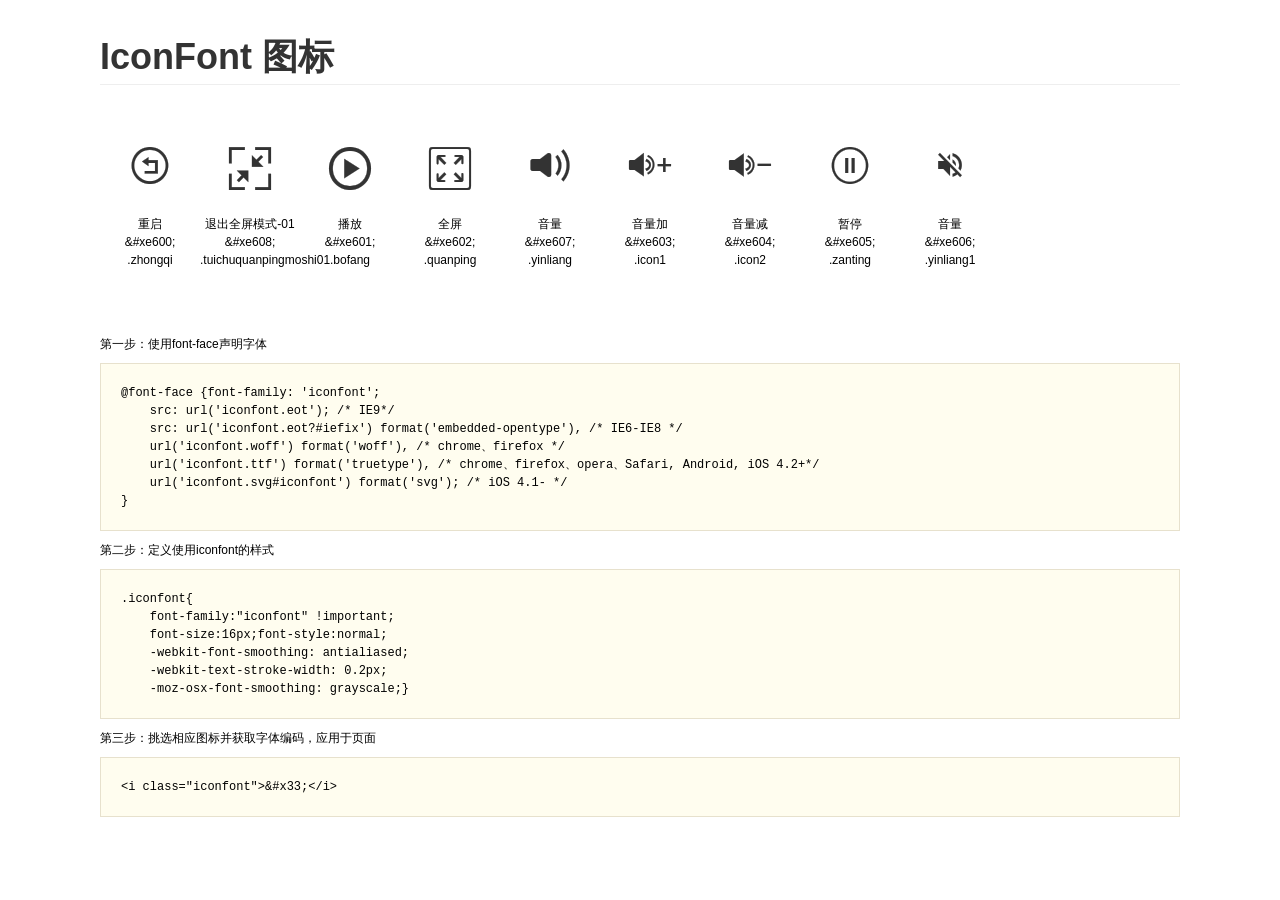
<file: icon/demo.html>
<!DOCTYPE html>
<html>
<head>
    <meta charset="utf-8"/>
    <title>IconFont</title>
    <link rel="stylesheet" href="demo.css">
    <link rel="stylesheet" href="iconfont.css">
</head>
<body>
    <div class="main">
        <h1>IconFont 图标</h1>
        <ul class="icon_lists clear">
            
                <li>
                <i class="icon iconfont">&#xe600;</i>
                    <div class="name">重启</div>
                    <div class="code">&amp;#xe600;</div>
                    <div class="fontclass">.zhongqi</div>
                </li>
            
                <li>
                <i class="icon iconfont">&#xe608;</i>
                    <div class="name">退出全屏模式-01</div>
                    <div class="code">&amp;#xe608;</div>
                    <div class="fontclass">.tuichuquanpingmoshi01</div>
                </li>
            
                <li>
                <i class="icon iconfont">&#xe601;</i>
                    <div class="name">播放</div>
                    <div class="code">&amp;#xe601;</div>
                    <div class="fontclass">.bofang</div>
                </li>
            
                <li>
                <i class="icon iconfont">&#xe602;</i>
                    <div class="name">全屏</div>
                    <div class="code">&amp;#xe602;</div>
                    <div class="fontclass">.quanping</div>
                </li>
            
                <li>
                <i class="icon iconfont">&#xe607;</i>
                    <div class="name">音量</div>
                    <div class="code">&amp;#xe607;</div>
                    <div class="fontclass">.yinliang</div>
                </li>
            
                <li>
                <i class="icon iconfont">&#xe603;</i>
                    <div class="name">音量加</div>
                    <div class="code">&amp;#xe603;</div>
                    <div class="fontclass">.icon1</div>
                </li>
            
                <li>
                <i class="icon iconfont">&#xe604;</i>
                    <div class="name">音量减</div>
                    <div class="code">&amp;#xe604;</div>
                    <div class="fontclass">.icon2</div>
                </li>
            
                <li>
                <i class="icon iconfont">&#xe605;</i>
                    <div class="name">暂停</div>
                    <div class="code">&amp;#xe605;</div>
                    <div class="fontclass">.zanting</div>
                </li>
            
                <li>
                <i class="icon iconfont">&#xe606;</i>
                    <div class="name">音量</div>
                    <div class="code">&amp;#xe606;</div>
                    <div class="fontclass">.yinliang1</div>
                </li>
            
        </ul>


        <div class="helps">
            第一步：使用font-face声明字体
            <pre>
@font-face {font-family: 'iconfont';
    src: url('iconfont.eot'); /* IE9*/
    src: url('iconfont.eot?#iefix') format('embedded-opentype'), /* IE6-IE8 */
    url('iconfont.woff') format('woff'), /* chrome、firefox */
    url('iconfont.ttf') format('truetype'), /* chrome、firefox、opera、Safari, Android, iOS 4.2+*/
    url('iconfont.svg#iconfont') format('svg'); /* iOS 4.1- */
}
</pre>
第二步：定义使用iconfont的样式
            <pre>
.iconfont{
    font-family:"iconfont" !important;
    font-size:16px;font-style:normal;
    -webkit-font-smoothing: antialiased;
    -webkit-text-stroke-width: 0.2px;
    -moz-osx-font-smoothing: grayscale;}
</pre>
第三步：挑选相应图标并获取字体编码，应用于页面
<pre>
&lt;i class="iconfont"&gt;&amp;#x33;&lt;/i&gt;
</pre>
        </div>

    </div>
</body>
</html>
</file>
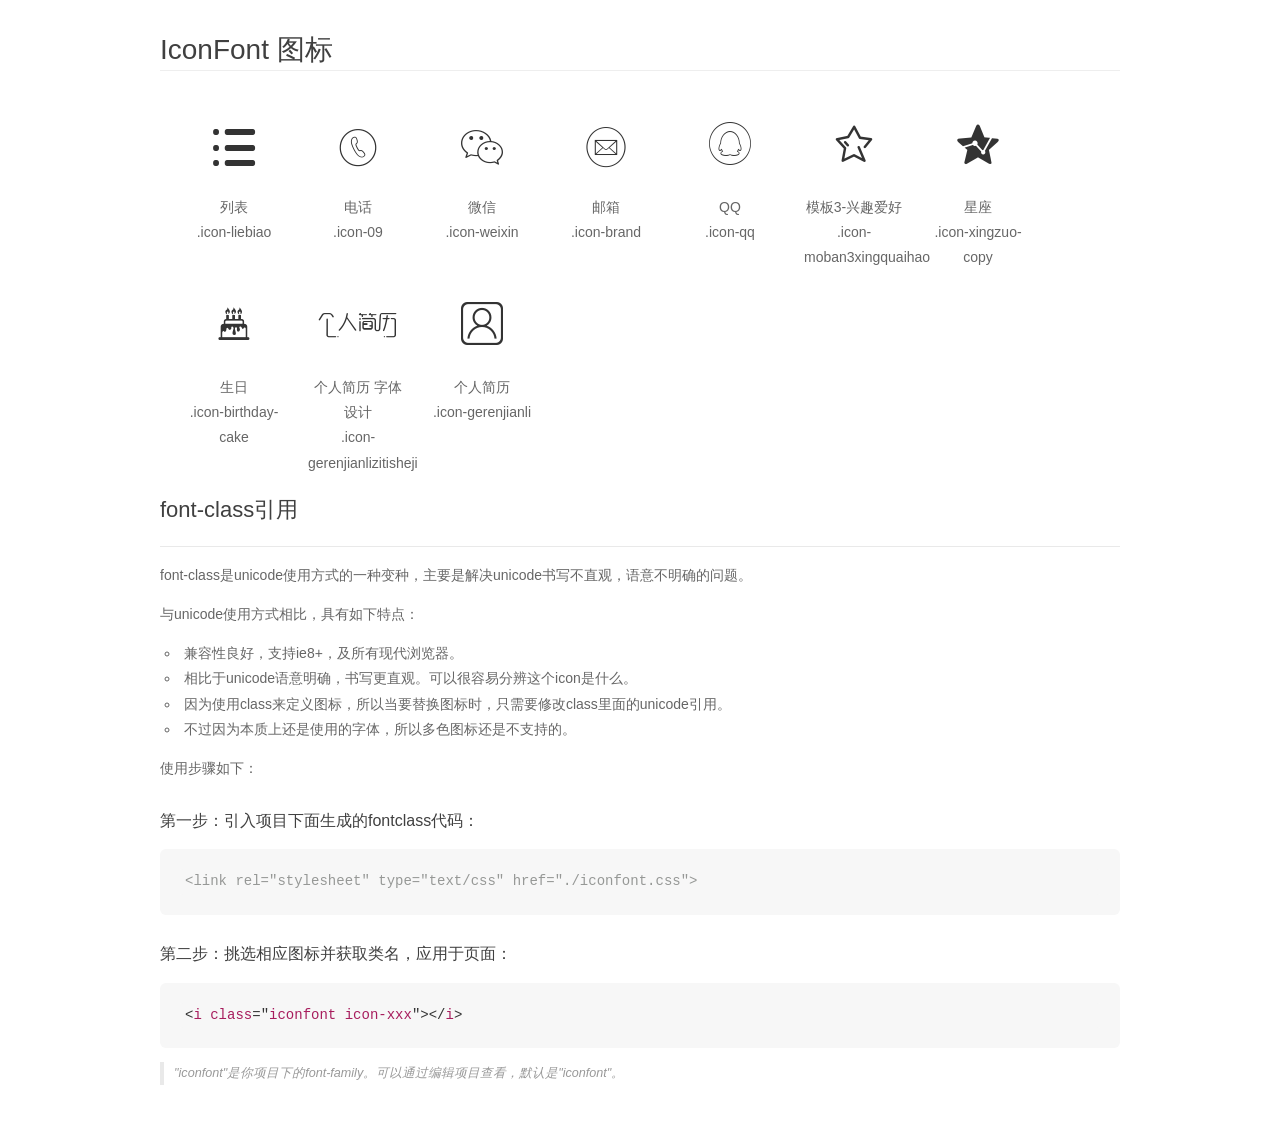
<file: img/123/demo_fontclass.html>
<!DOCTYPE html>
<html>
<head>
    <meta charset="utf-8"/>
    <title>IconFont</title>
    <link rel="stylesheet" href="demo.css">
    <link rel="stylesheet" href="iconfont.css">
</head>
<body>
    <div class="main markdown">
        <h1>IconFont 图标</h1>
        <ul class="icon_lists clear">
            
                <li>
                <i class="icon iconfont icon-liebiao"></i>
                    <div class="name">列表</div>
                    <div class="fontclass">.icon-liebiao</div>
                </li>
            
                <li>
                <i class="icon iconfont icon-09"></i>
                    <div class="name">电话</div>
                    <div class="fontclass">.icon-09</div>
                </li>
            
                <li>
                <i class="icon iconfont icon-weixin"></i>
                    <div class="name">微信</div>
                    <div class="fontclass">.icon-weixin</div>
                </li>
            
                <li>
                <i class="icon iconfont icon-brand"></i>
                    <div class="name">邮箱</div>
                    <div class="fontclass">.icon-brand</div>
                </li>
            
                <li>
                <i class="icon iconfont icon-qq"></i>
                    <div class="name">QQ</div>
                    <div class="fontclass">.icon-qq</div>
                </li>
            
                <li>
                <i class="icon iconfont icon-moban3xingquaihao"></i>
                    <div class="name">模板3-兴趣爱好</div>
                    <div class="fontclass">.icon-moban3xingquaihao</div>
                </li>
            
                <li>
                <i class="icon iconfont icon-xingzuo-copy"></i>
                    <div class="name">星座</div>
                    <div class="fontclass">.icon-xingzuo-copy</div>
                </li>
            
                <li>
                <i class="icon iconfont icon-birthday-cake"></i>
                    <div class="name">生日</div>
                    <div class="fontclass">.icon-birthday-cake</div>
                </li>
            
                <li>
                <i class="icon iconfont icon-gerenjianlizitisheji"></i>
                    <div class="name">个人简历 字体设计</div>
                    <div class="fontclass">.icon-gerenjianlizitisheji</div>
                </li>
            
                <li>
                <i class="icon iconfont icon-gerenjianli"></i>
                    <div class="name">个人简历</div>
                    <div class="fontclass">.icon-gerenjianli</div>
                </li>
            
        </ul>

        <h2 id="font-class-">font-class引用</h2>
        <hr>

        <p>font-class是unicode使用方式的一种变种，主要是解决unicode书写不直观，语意不明确的问题。</p>
        <p>与unicode使用方式相比，具有如下特点：</p>
        <ul>
        <li>兼容性良好，支持ie8+，及所有现代浏览器。</li>
        <li>相比于unicode语意明确，书写更直观。可以很容易分辨这个icon是什么。</li>
        <li>因为使用class来定义图标，所以当要替换图标时，只需要修改class里面的unicode引用。</li>
        <li>不过因为本质上还是使用的字体，所以多色图标还是不支持的。</li>
        </ul>
        <p>使用步骤如下：</p>
        <h3 id="-fontclass-">第一步：引入项目下面生成的fontclass代码：</h3>


        <pre><code class="lang-js hljs javascript"><span class="hljs-comment">&lt;link rel="stylesheet" type="text/css" href="./iconfont.css"&gt;</span></code></pre>
        <h3 id="-">第二步：挑选相应图标并获取类名，应用于页面：</h3>
        <pre><code class="lang-css hljs">&lt;<span class="hljs-selector-tag">i</span> <span class="hljs-selector-tag">class</span>="<span class="hljs-selector-tag">iconfont</span> <span class="hljs-selector-tag">icon-xxx</span>"&gt;&lt;/<span class="hljs-selector-tag">i</span>&gt;</code></pre>
        <blockquote>
        <p>"iconfont"是你项目下的font-family。可以通过编辑项目查看，默认是"iconfont"。</p>
        </blockquote>
    </div>
</body>
</html>
</file>
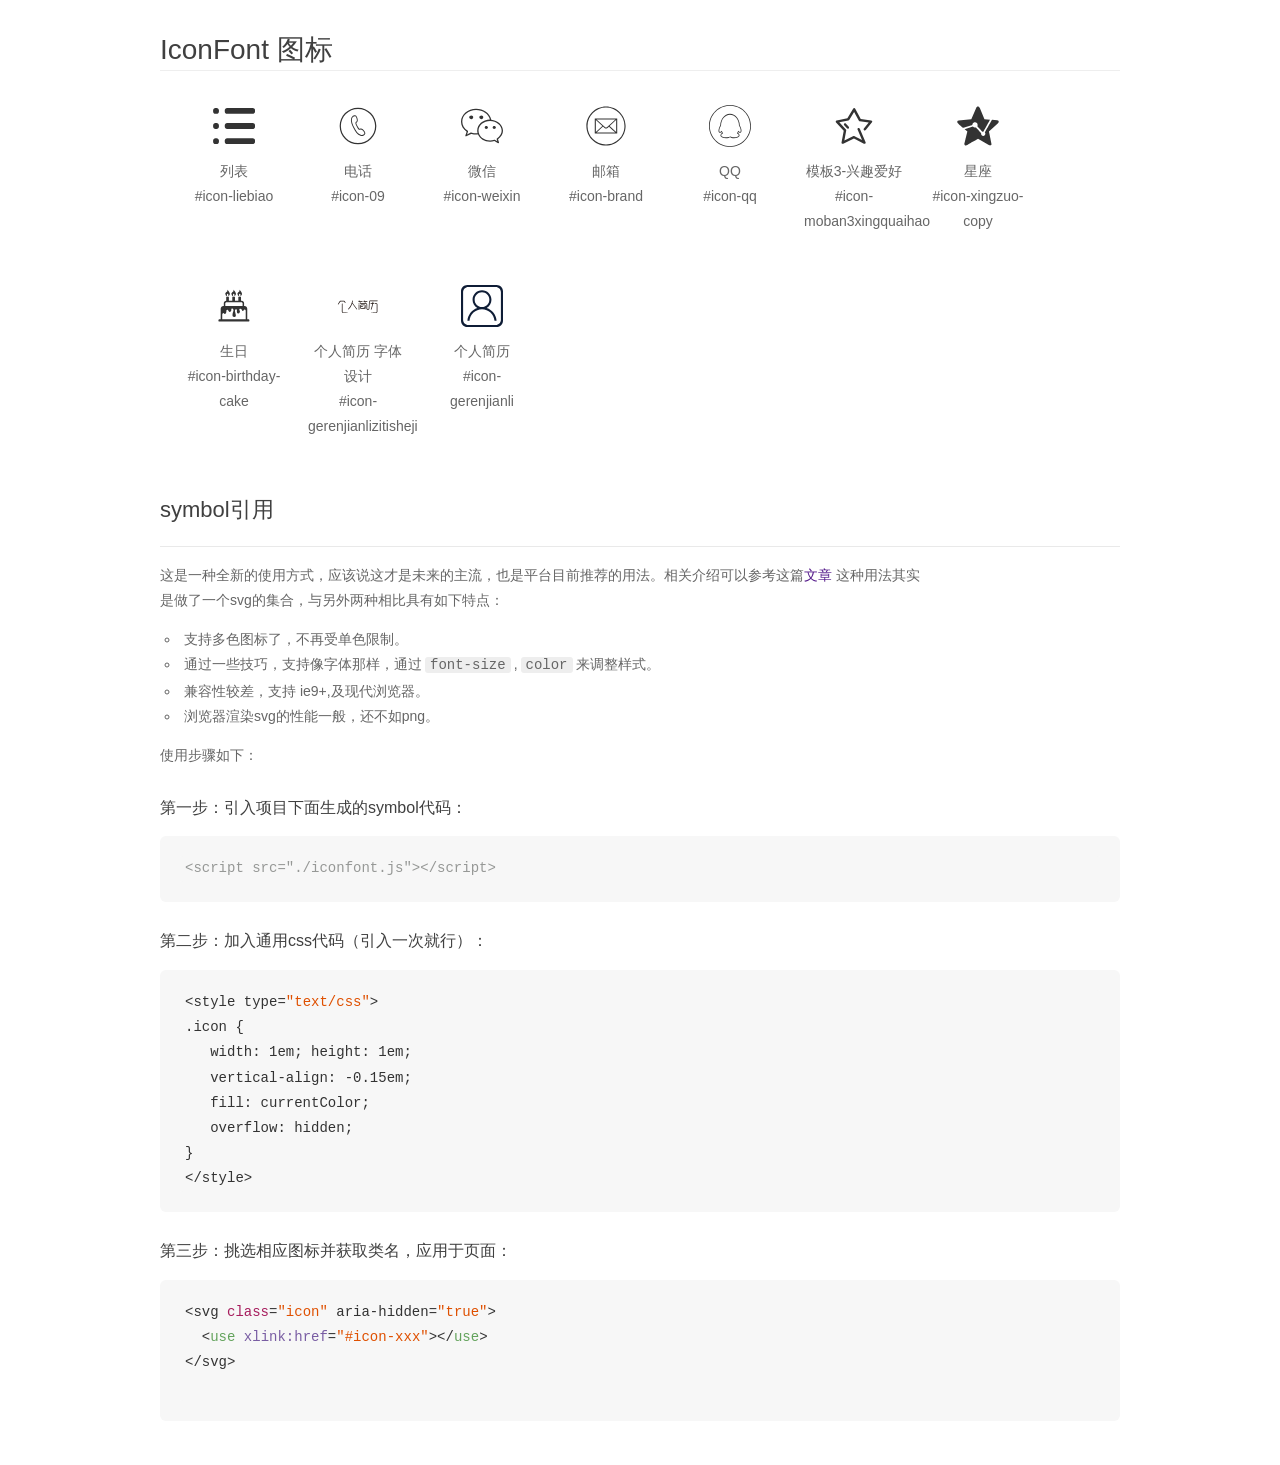
<file: img/123/demo_symbol.html>
<!DOCTYPE html>
<html>
<head>
    <meta charset="utf-8"/>
    <title>IconFont</title>
    <link rel="stylesheet" href="demo.css">
    <script src="iconfont.js"></script>

    <style type="text/css">
        .icon {
          /* 通过设置 font-size 来改变图标大小 */
          width: 1em; height: 1em;
          /* 图标和文字相邻时，垂直对齐 */
          vertical-align: -0.15em;
          /* 通过设置 color 来改变 SVG 的颜色/fill */
          fill: currentColor;
          /* path 和 stroke 溢出 viewBox 部分在 IE 下会显示
             normalize.css 中也包含这行 */
          overflow: hidden;
        }

    </style>
</head>
<body>
    <div class="main markdown">
        <h1>IconFont 图标</h1>
        <ul class="icon_lists clear">
            
                <li>
                    <svg class="icon" aria-hidden="true">
                        <use xlink:href="#icon-liebiao"></use>
                    </svg>
                    <div class="name">列表</div>
                    <div class="fontclass">#icon-liebiao</div>
                </li>
            
                <li>
                    <svg class="icon" aria-hidden="true">
                        <use xlink:href="#icon-09"></use>
                    </svg>
                    <div class="name">电话</div>
                    <div class="fontclass">#icon-09</div>
                </li>
            
                <li>
                    <svg class="icon" aria-hidden="true">
                        <use xlink:href="#icon-weixin"></use>
                    </svg>
                    <div class="name">微信</div>
                    <div class="fontclass">#icon-weixin</div>
                </li>
            
                <li>
                    <svg class="icon" aria-hidden="true">
                        <use xlink:href="#icon-brand"></use>
                    </svg>
                    <div class="name">邮箱</div>
                    <div class="fontclass">#icon-brand</div>
                </li>
            
                <li>
                    <svg class="icon" aria-hidden="true">
                        <use xlink:href="#icon-qq"></use>
                    </svg>
                    <div class="name">QQ</div>
                    <div class="fontclass">#icon-qq</div>
                </li>
            
                <li>
                    <svg class="icon" aria-hidden="true">
                        <use xlink:href="#icon-moban3xingquaihao"></use>
                    </svg>
                    <div class="name">模板3-兴趣爱好</div>
                    <div class="fontclass">#icon-moban3xingquaihao</div>
                </li>
            
                <li>
                    <svg class="icon" aria-hidden="true">
                        <use xlink:href="#icon-xingzuo-copy"></use>
                    </svg>
                    <div class="name">星座</div>
                    <div class="fontclass">#icon-xingzuo-copy</div>
                </li>
            
                <li>
                    <svg class="icon" aria-hidden="true">
                        <use xlink:href="#icon-birthday-cake"></use>
                    </svg>
                    <div class="name">生日</div>
                    <div class="fontclass">#icon-birthday-cake</div>
                </li>
            
                <li>
                    <svg class="icon" aria-hidden="true">
                        <use xlink:href="#icon-gerenjianlizitisheji"></use>
                    </svg>
                    <div class="name">个人简历 字体设计</div>
                    <div class="fontclass">#icon-gerenjianlizitisheji</div>
                </li>
            
                <li>
                    <svg class="icon" aria-hidden="true">
                        <use xlink:href="#icon-gerenjianli"></use>
                    </svg>
                    <div class="name">个人简历</div>
                    <div class="fontclass">#icon-gerenjianli</div>
                </li>
            
        </ul>


        <h2 id="symbol-">symbol引用</h2>
        <hr>

        <p>这是一种全新的使用方式，应该说这才是未来的主流，也是平台目前推荐的用法。相关介绍可以参考这篇<a href="">文章</a>
        这种用法其实是做了一个svg的集合，与另外两种相比具有如下特点：</p>
        <ul>
          <li>支持多色图标了，不再受单色限制。</li>
          <li>通过一些技巧，支持像字体那样，通过<code>font-size</code>,<code>color</code>来调整样式。</li>
          <li>兼容性较差，支持 ie9+,及现代浏览器。</li>
          <li>浏览器渲染svg的性能一般，还不如png。</li>
        </ul>
        <p>使用步骤如下：</p>
        <h3 id="-symbol-">第一步：引入项目下面生成的symbol代码：</h3>
        <pre><code class="lang-js hljs javascript"><span class="hljs-comment">&lt;script src="./iconfont.js"&gt;&lt;/script&gt;</span></code></pre>
        <h3 id="-css-">第二步：加入通用css代码（引入一次就行）：</h3>
        <pre><code class="lang-js hljs javascript">&lt;style type=<span class="hljs-string">"text/css"</span>&gt;
.icon {
   width: <span class="hljs-number">1</span>em; height: <span class="hljs-number">1</span>em;
   vertical-align: <span class="hljs-number">-0.15</span>em;
   fill: currentColor;
   overflow: hidden;
}
&lt;<span class="hljs-regexp">/style&gt;</span></code></pre>
        <h3 id="-">第三步：挑选相应图标并获取类名，应用于页面：</h3>
        <pre><code class="lang-js hljs javascript">&lt;svg <span class="hljs-class"><span class="hljs-keyword">class</span></span>=<span class="hljs-string">"icon"</span> aria-hidden=<span class="hljs-string">"true"</span>&gt;<span class="xml"><span class="hljs-tag">
  &lt;<span class="hljs-name">use</span> <span class="hljs-attr">xlink:href</span>=<span class="hljs-string">"#icon-xxx"</span>&gt;</span><span class="hljs-tag">&lt;/<span class="hljs-name">use</span>&gt;</span>
</span>&lt;<span class="hljs-regexp">/svg&gt;
        </span></code></pre>
    </div>
</body>
</html>
</file>
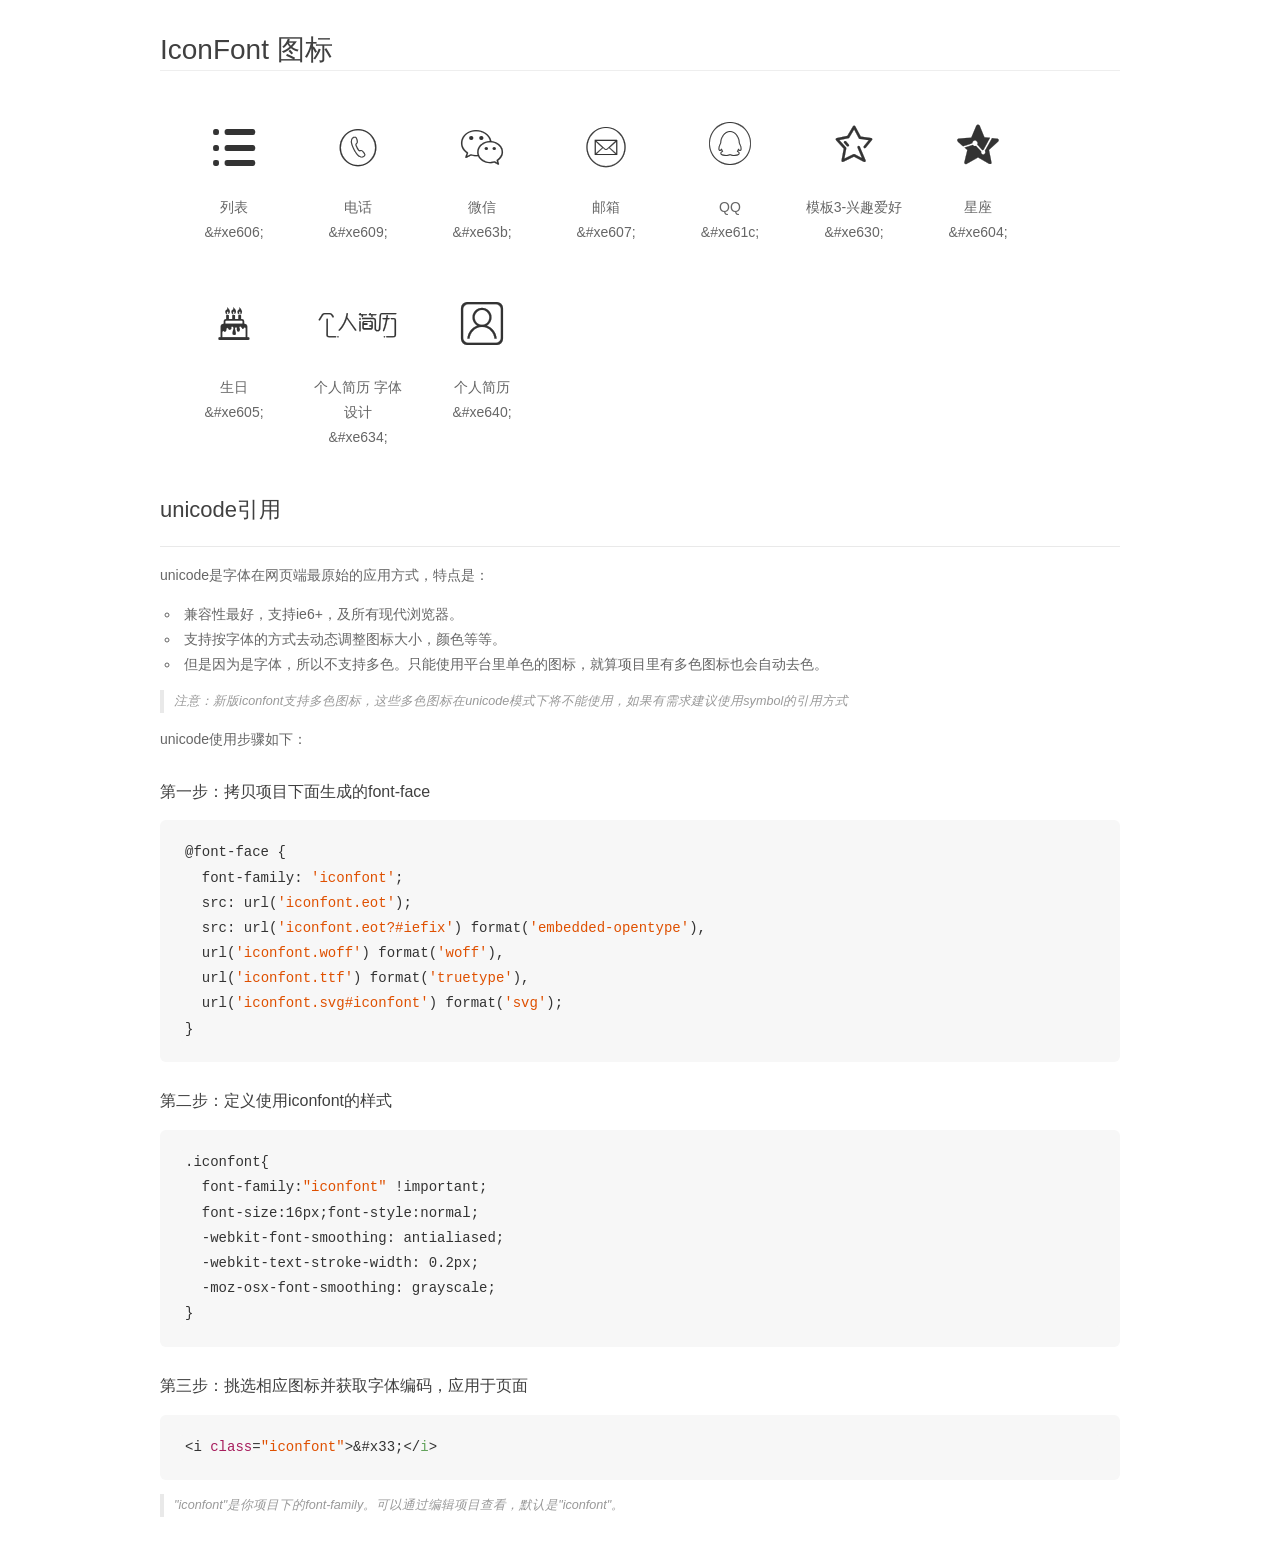
<file: img/123/demo_unicode.html>
<!DOCTYPE html>
<html>
<head>
    <meta charset="utf-8"/>
    <title>IconFont</title>
    <link rel="stylesheet" href="demo.css">

    <style type="text/css">

        @font-face {font-family: "iconfont";
          src: url('iconfont.eot'); /* IE9*/
          src: url('iconfont.eot#iefix') format('embedded-opentype'), /* IE6-IE8 */
          url('iconfont.woff') format('woff'), /* chrome, firefox */
          url('iconfont.ttf') format('truetype'), /* chrome, firefox, opera, Safari, Android, iOS 4.2+*/
          url('iconfont.svg#iconfont') format('svg'); /* iOS 4.1- */
        }

        .iconfont {
          font-family:"iconfont" !important;
          font-size:16px;
          font-style:normal;
          -webkit-font-smoothing: antialiased;
          -webkit-text-stroke-width: 0.2px;
          -moz-osx-font-smoothing: grayscale;
        }

    </style>
</head>
<body>
    <div class="main markdown">
        <h1>IconFont 图标</h1>
        <ul class="icon_lists clear">
            
                <li>
                <i class="icon iconfont">&#xe606;</i>
                    <div class="name">列表</div>
                    <div class="code">&amp;#xe606;</div>
                </li>
            
                <li>
                <i class="icon iconfont">&#xe609;</i>
                    <div class="name">电话</div>
                    <div class="code">&amp;#xe609;</div>
                </li>
            
                <li>
                <i class="icon iconfont">&#xe63b;</i>
                    <div class="name">微信</div>
                    <div class="code">&amp;#xe63b;</div>
                </li>
            
                <li>
                <i class="icon iconfont">&#xe607;</i>
                    <div class="name">邮箱</div>
                    <div class="code">&amp;#xe607;</div>
                </li>
            
                <li>
                <i class="icon iconfont">&#xe61c;</i>
                    <div class="name">QQ</div>
                    <div class="code">&amp;#xe61c;</div>
                </li>
            
                <li>
                <i class="icon iconfont">&#xe630;</i>
                    <div class="name">模板3-兴趣爱好</div>
                    <div class="code">&amp;#xe630;</div>
                </li>
            
                <li>
                <i class="icon iconfont">&#xe604;</i>
                    <div class="name">星座</div>
                    <div class="code">&amp;#xe604;</div>
                </li>
            
                <li>
                <i class="icon iconfont">&#xe605;</i>
                    <div class="name">生日</div>
                    <div class="code">&amp;#xe605;</div>
                </li>
            
                <li>
                <i class="icon iconfont">&#xe634;</i>
                    <div class="name">个人简历 字体设计</div>
                    <div class="code">&amp;#xe634;</div>
                </li>
            
                <li>
                <i class="icon iconfont">&#xe640;</i>
                    <div class="name">个人简历</div>
                    <div class="code">&amp;#xe640;</div>
                </li>
            
        </ul>
        <h2 id="unicode-">unicode引用</h2>
        <hr>

        <p>unicode是字体在网页端最原始的应用方式，特点是：</p>
        <ul>
        <li>兼容性最好，支持ie6+，及所有现代浏览器。</li>
        <li>支持按字体的方式去动态调整图标大小，颜色等等。</li>
        <li>但是因为是字体，所以不支持多色。只能使用平台里单色的图标，就算项目里有多色图标也会自动去色。</li>
        </ul>
        <blockquote>
        <p>注意：新版iconfont支持多色图标，这些多色图标在unicode模式下将不能使用，如果有需求建议使用symbol的引用方式</p>
        </blockquote>
        <p>unicode使用步骤如下：</p>
        <h3 id="-font-face">第一步：拷贝项目下面生成的font-face</h3>
        <pre><code class="lang-js hljs javascript">@font-face {
  font-family: <span class="hljs-string">'iconfont'</span>;
  src: url(<span class="hljs-string">'iconfont.eot'</span>);
  src: url(<span class="hljs-string">'iconfont.eot?#iefix'</span>) format(<span class="hljs-string">'embedded-opentype'</span>),
  url(<span class="hljs-string">'iconfont.woff'</span>) format(<span class="hljs-string">'woff'</span>),
  url(<span class="hljs-string">'iconfont.ttf'</span>) format(<span class="hljs-string">'truetype'</span>),
  url(<span class="hljs-string">'iconfont.svg#iconfont'</span>) format(<span class="hljs-string">'svg'</span>);
}
</code></pre>
        <h3 id="-iconfont-">第二步：定义使用iconfont的样式</h3>
        <pre><code class="lang-js hljs javascript">.iconfont{
  font-family:<span class="hljs-string">"iconfont"</span> !important;
  font-size:<span class="hljs-number">16</span>px;font-style:normal;
  -webkit-font-smoothing: antialiased;
  -webkit-text-stroke-width: <span class="hljs-number">0.2</span>px;
  -moz-osx-font-smoothing: grayscale;
}
</code></pre>
        <h3 id="-">第三步：挑选相应图标并获取字体编码，应用于页面</h3>
        <pre><code class="lang-js hljs javascript">&lt;i <span class="hljs-class"><span class="hljs-keyword">class</span></span>=<span class="hljs-string">"iconfont"</span>&gt;&amp;#x33;<span class="xml"><span class="hljs-tag">&lt;/<span class="hljs-name">i</span>&gt;</span></span></code></pre>

        <blockquote>
        <p>"iconfont"是你项目下的font-family。可以通过编辑项目查看，默认是"iconfont"。</p>
        </blockquote>
    </div>


</body>
</html>
</file>
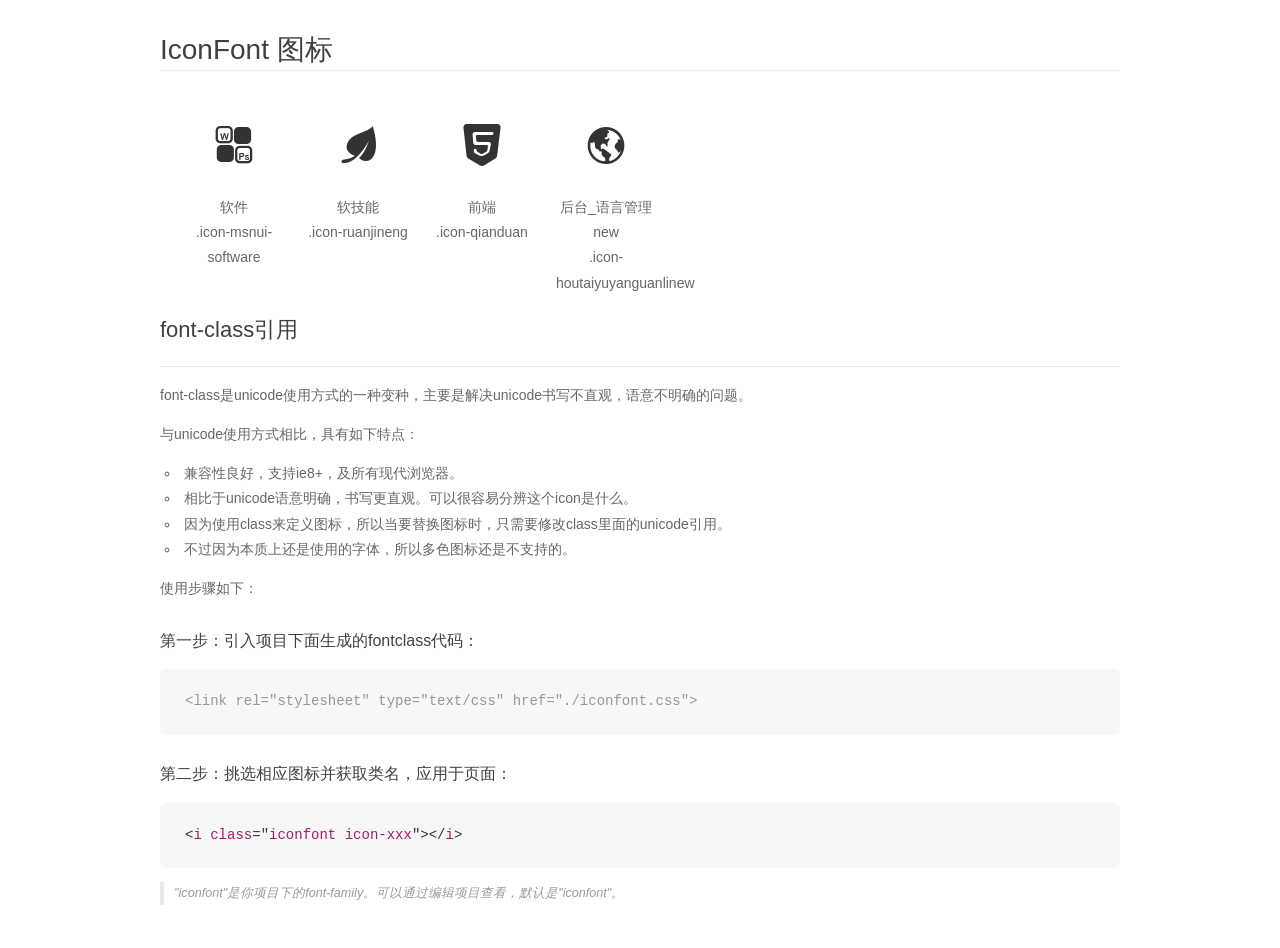
<file: img/iont/demo_fontclass.html>
<!DOCTYPE html>
<html>
<head>
    <meta charset="utf-8"/>
    <title>IconFont</title>
    <link rel="stylesheet" href="demo.css">
    <link rel="stylesheet" href="iconfont.css">
</head>
<body>
    <div class="main markdown">
        <h1>IconFont 图标</h1>
        <ul class="icon_lists clear">
            
                <li>
                <i class="icon iconfont icon-msnui-software"></i>
                    <div class="name">软件</div>
                    <div class="fontclass">.icon-msnui-software</div>
                </li>
            
                <li>
                <i class="icon iconfont icon-ruanjineng"></i>
                    <div class="name">软技能</div>
                    <div class="fontclass">.icon-ruanjineng</div>
                </li>
            
                <li>
                <i class="icon iconfont icon-qianduan"></i>
                    <div class="name">前端</div>
                    <div class="fontclass">.icon-qianduan</div>
                </li>
            
                <li>
                <i class="icon iconfont icon-houtaiyuyanguanlinew"></i>
                    <div class="name">后台_语言管理new</div>
                    <div class="fontclass">.icon-houtaiyuyanguanlinew</div>
                </li>
            
        </ul>

        <h2 id="font-class-">font-class引用</h2>
        <hr>

        <p>font-class是unicode使用方式的一种变种，主要是解决unicode书写不直观，语意不明确的问题。</p>
        <p>与unicode使用方式相比，具有如下特点：</p>
        <ul>
        <li>兼容性良好，支持ie8+，及所有现代浏览器。</li>
        <li>相比于unicode语意明确，书写更直观。可以很容易分辨这个icon是什么。</li>
        <li>因为使用class来定义图标，所以当要替换图标时，只需要修改class里面的unicode引用。</li>
        <li>不过因为本质上还是使用的字体，所以多色图标还是不支持的。</li>
        </ul>
        <p>使用步骤如下：</p>
        <h3 id="-fontclass-">第一步：引入项目下面生成的fontclass代码：</h3>


        <pre><code class="lang-js hljs javascript"><span class="hljs-comment">&lt;link rel="stylesheet" type="text/css" href="./iconfont.css"&gt;</span></code></pre>
        <h3 id="-">第二步：挑选相应图标并获取类名，应用于页面：</h3>
        <pre><code class="lang-css hljs">&lt;<span class="hljs-selector-tag">i</span> <span class="hljs-selector-tag">class</span>="<span class="hljs-selector-tag">iconfont</span> <span class="hljs-selector-tag">icon-xxx</span>"&gt;&lt;/<span class="hljs-selector-tag">i</span>&gt;</code></pre>
        <blockquote>
        <p>"iconfont"是你项目下的font-family。可以通过编辑项目查看，默认是"iconfont"。</p>
        </blockquote>
    </div>
</body>
</html>
</file>
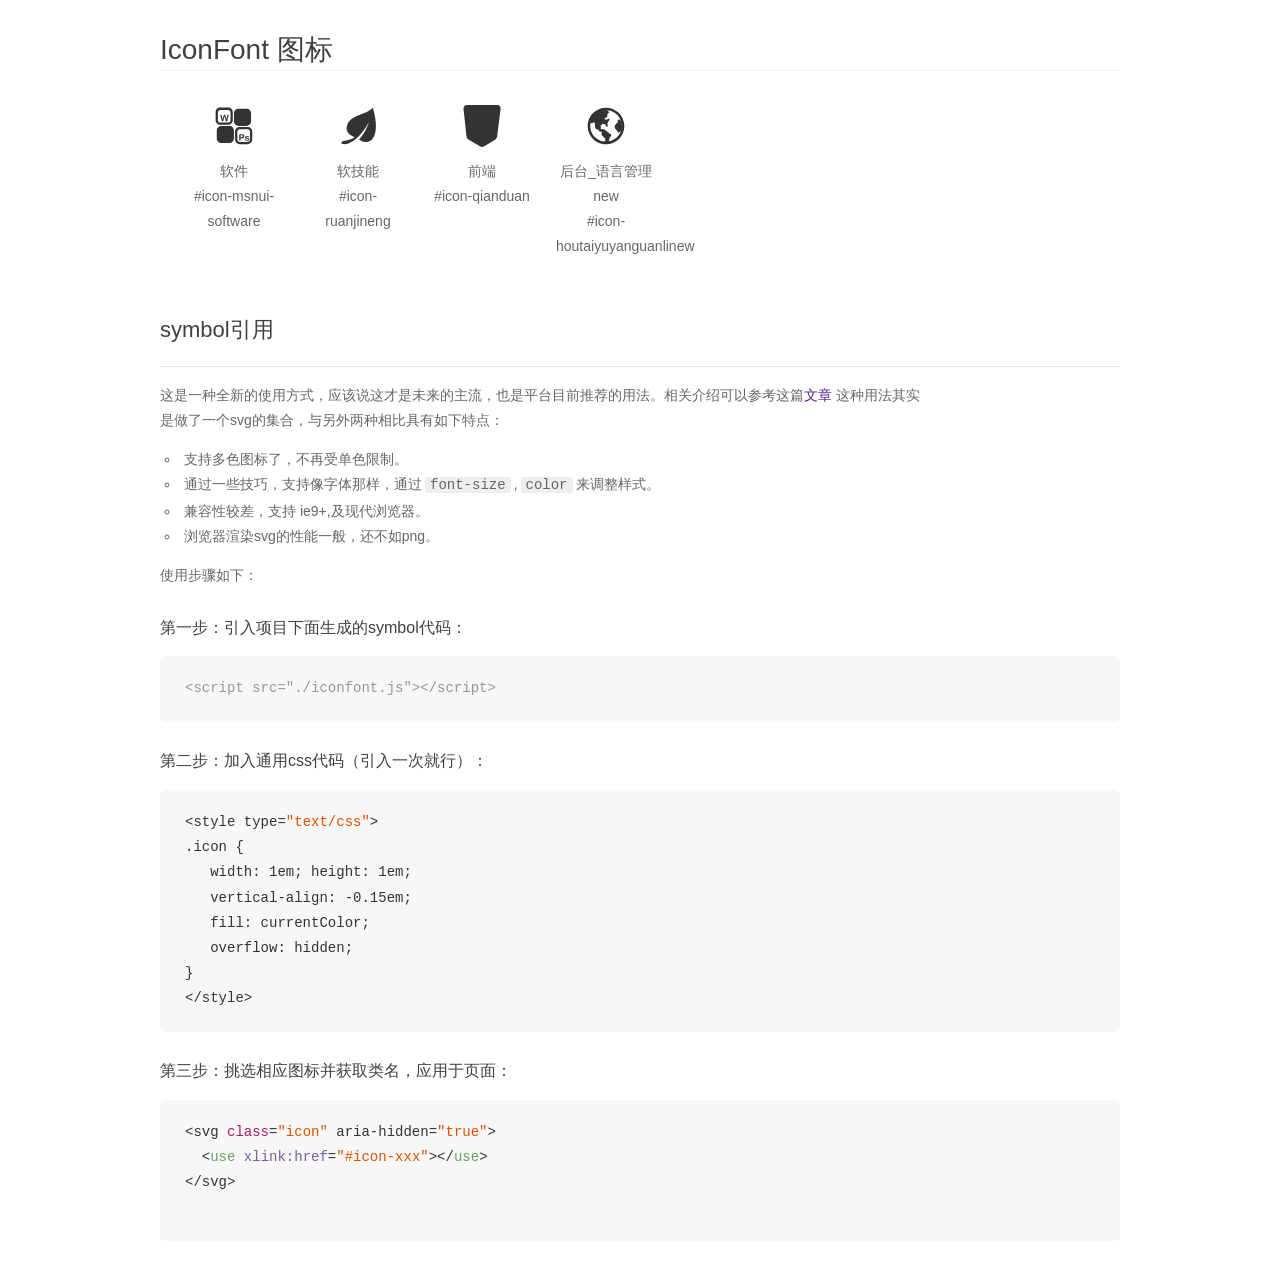
<file: img/iont/demo_symbol.html>
<!DOCTYPE html>
<html>
<head>
    <meta charset="utf-8"/>
    <title>IconFont</title>
    <link rel="stylesheet" href="demo.css">
    <script src="iconfont.js"></script>

    <style type="text/css">
        .icon {
          /* 通过设置 font-size 来改变图标大小 */
          width: 1em; height: 1em;
          /* 图标和文字相邻时，垂直对齐 */
          vertical-align: -0.15em;
          /* 通过设置 color 来改变 SVG 的颜色/fill */
          fill: currentColor;
          /* path 和 stroke 溢出 viewBox 部分在 IE 下会显示
             normalize.css 中也包含这行 */
          overflow: hidden;
        }

    </style>
</head>
<body>
    <div class="main markdown">
        <h1>IconFont 图标</h1>
        <ul class="icon_lists clear">
            
                <li>
                    <svg class="icon" aria-hidden="true">
                        <use xlink:href="#icon-msnui-software"></use>
                    </svg>
                    <div class="name">软件</div>
                    <div class="fontclass">#icon-msnui-software</div>
                </li>
            
                <li>
                    <svg class="icon" aria-hidden="true">
                        <use xlink:href="#icon-ruanjineng"></use>
                    </svg>
                    <div class="name">软技能</div>
                    <div class="fontclass">#icon-ruanjineng</div>
                </li>
            
                <li>
                    <svg class="icon" aria-hidden="true">
                        <use xlink:href="#icon-qianduan"></use>
                    </svg>
                    <div class="name">前端</div>
                    <div class="fontclass">#icon-qianduan</div>
                </li>
            
                <li>
                    <svg class="icon" aria-hidden="true">
                        <use xlink:href="#icon-houtaiyuyanguanlinew"></use>
                    </svg>
                    <div class="name">后台_语言管理new</div>
                    <div class="fontclass">#icon-houtaiyuyanguanlinew</div>
                </li>
            
        </ul>


        <h2 id="symbol-">symbol引用</h2>
        <hr>

        <p>这是一种全新的使用方式，应该说这才是未来的主流，也是平台目前推荐的用法。相关介绍可以参考这篇<a href="">文章</a>
        这种用法其实是做了一个svg的集合，与另外两种相比具有如下特点：</p>
        <ul>
          <li>支持多色图标了，不再受单色限制。</li>
          <li>通过一些技巧，支持像字体那样，通过<code>font-size</code>,<code>color</code>来调整样式。</li>
          <li>兼容性较差，支持 ie9+,及现代浏览器。</li>
          <li>浏览器渲染svg的性能一般，还不如png。</li>
        </ul>
        <p>使用步骤如下：</p>
        <h3 id="-symbol-">第一步：引入项目下面生成的symbol代码：</h3>
        <pre><code class="lang-js hljs javascript"><span class="hljs-comment">&lt;script src="./iconfont.js"&gt;&lt;/script&gt;</span></code></pre>
        <h3 id="-css-">第二步：加入通用css代码（引入一次就行）：</h3>
        <pre><code class="lang-js hljs javascript">&lt;style type=<span class="hljs-string">"text/css"</span>&gt;
.icon {
   width: <span class="hljs-number">1</span>em; height: <span class="hljs-number">1</span>em;
   vertical-align: <span class="hljs-number">-0.15</span>em;
   fill: currentColor;
   overflow: hidden;
}
&lt;<span class="hljs-regexp">/style&gt;</span></code></pre>
        <h3 id="-">第三步：挑选相应图标并获取类名，应用于页面：</h3>
        <pre><code class="lang-js hljs javascript">&lt;svg <span class="hljs-class"><span class="hljs-keyword">class</span></span>=<span class="hljs-string">"icon"</span> aria-hidden=<span class="hljs-string">"true"</span>&gt;<span class="xml"><span class="hljs-tag">
  &lt;<span class="hljs-name">use</span> <span class="hljs-attr">xlink:href</span>=<span class="hljs-string">"#icon-xxx"</span>&gt;</span><span class="hljs-tag">&lt;/<span class="hljs-name">use</span>&gt;</span>
</span>&lt;<span class="hljs-regexp">/svg&gt;
        </span></code></pre>
    </div>
</body>
</html>
</file>
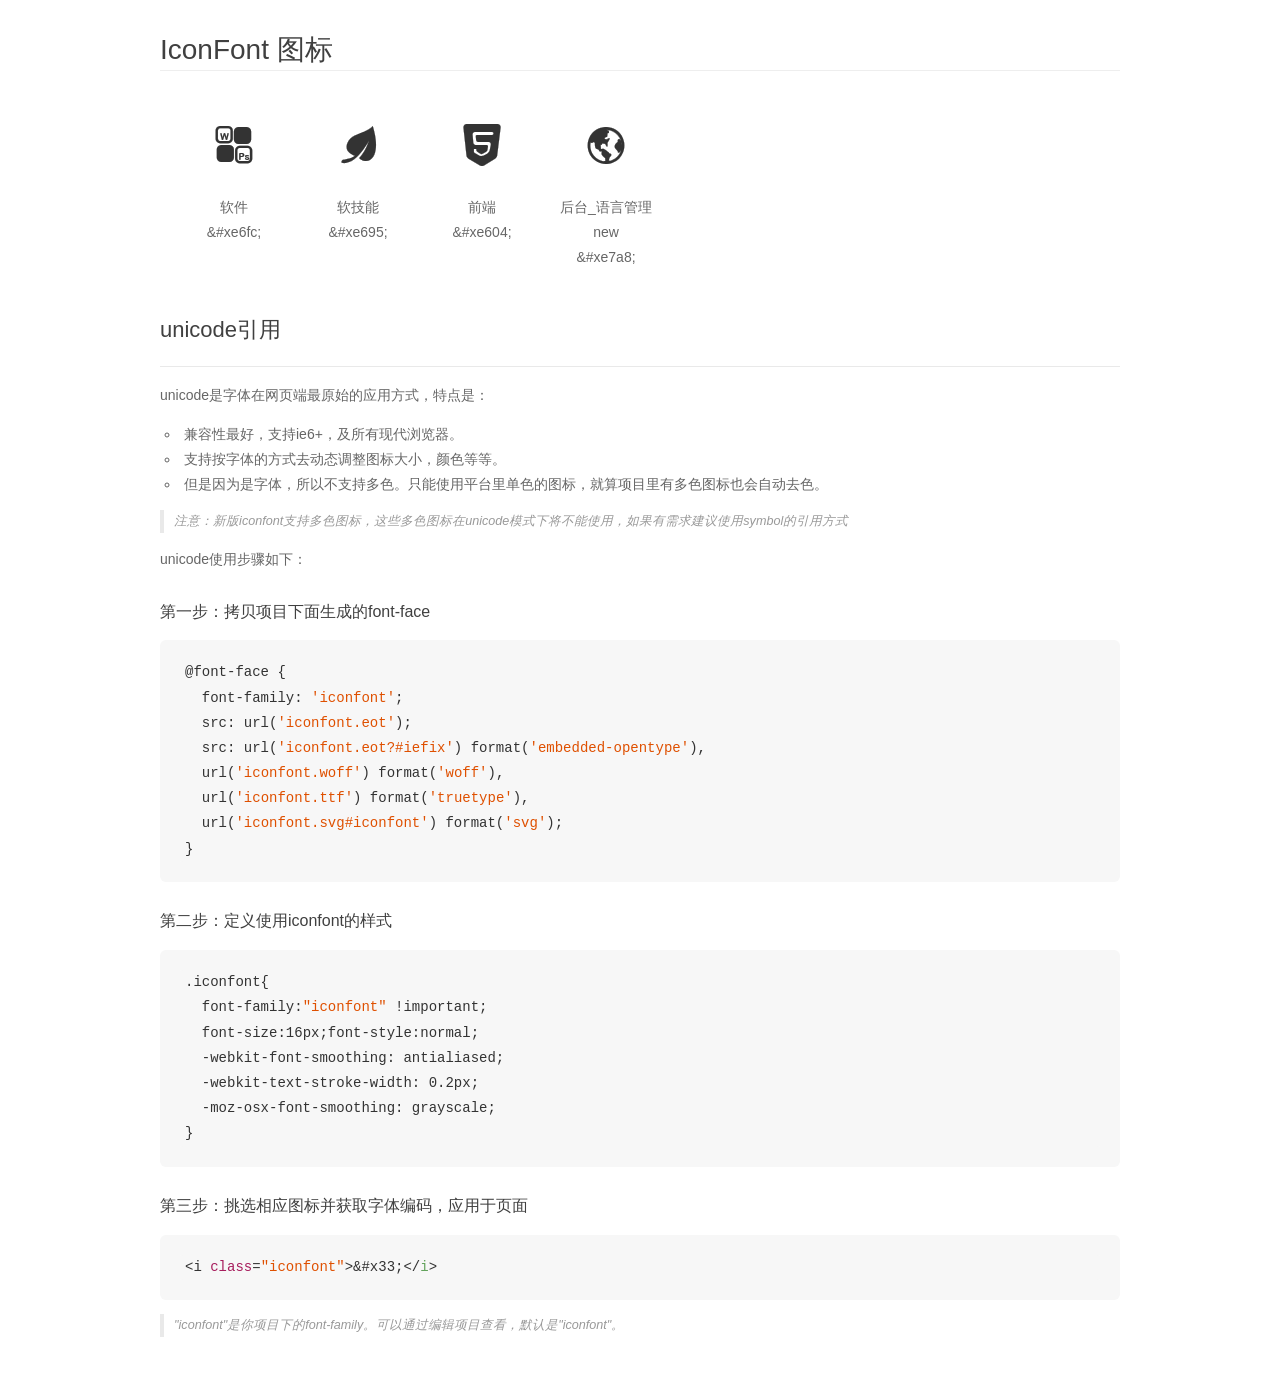
<file: img/iont/demo_unicode.html>
<!DOCTYPE html>
<html>
<head>
    <meta charset="utf-8"/>
    <title>IconFont</title>
    <link rel="stylesheet" href="demo.css">

    <style type="text/css">

        @font-face {font-family: "iconfont";
          src: url('iconfont.eot'); /* IE9*/
          src: url('iconfont.eot#iefix') format('embedded-opentype'), /* IE6-IE8 */
          url('iconfont.woff') format('woff'), /* chrome, firefox */
          url('iconfont.ttf') format('truetype'), /* chrome, firefox, opera, Safari, Android, iOS 4.2+*/
          url('iconfont.svg#iconfont') format('svg'); /* iOS 4.1- */
        }

        .iconfont {
          font-family:"iconfont" !important;
          font-size:16px;
          font-style:normal;
          -webkit-font-smoothing: antialiased;
          -webkit-text-stroke-width: 0.2px;
          -moz-osx-font-smoothing: grayscale;
        }

    </style>
</head>
<body>
    <div class="main markdown">
        <h1>IconFont 图标</h1>
        <ul class="icon_lists clear">
            
                <li>
                <i class="icon iconfont">&#xe6fc;</i>
                    <div class="name">软件</div>
                    <div class="code">&amp;#xe6fc;</div>
                </li>
            
                <li>
                <i class="icon iconfont">&#xe695;</i>
                    <div class="name">软技能</div>
                    <div class="code">&amp;#xe695;</div>
                </li>
            
                <li>
                <i class="icon iconfont">&#xe604;</i>
                    <div class="name">前端</div>
                    <div class="code">&amp;#xe604;</div>
                </li>
            
                <li>
                <i class="icon iconfont">&#xe7a8;</i>
                    <div class="name">后台_语言管理new</div>
                    <div class="code">&amp;#xe7a8;</div>
                </li>
            
        </ul>
        <h2 id="unicode-">unicode引用</h2>
        <hr>

        <p>unicode是字体在网页端最原始的应用方式，特点是：</p>
        <ul>
        <li>兼容性最好，支持ie6+，及所有现代浏览器。</li>
        <li>支持按字体的方式去动态调整图标大小，颜色等等。</li>
        <li>但是因为是字体，所以不支持多色。只能使用平台里单色的图标，就算项目里有多色图标也会自动去色。</li>
        </ul>
        <blockquote>
        <p>注意：新版iconfont支持多色图标，这些多色图标在unicode模式下将不能使用，如果有需求建议使用symbol的引用方式</p>
        </blockquote>
        <p>unicode使用步骤如下：</p>
        <h3 id="-font-face">第一步：拷贝项目下面生成的font-face</h3>
        <pre><code class="lang-js hljs javascript">@font-face {
  font-family: <span class="hljs-string">'iconfont'</span>;
  src: url(<span class="hljs-string">'iconfont.eot'</span>);
  src: url(<span class="hljs-string">'iconfont.eot?#iefix'</span>) format(<span class="hljs-string">'embedded-opentype'</span>),
  url(<span class="hljs-string">'iconfont.woff'</span>) format(<span class="hljs-string">'woff'</span>),
  url(<span class="hljs-string">'iconfont.ttf'</span>) format(<span class="hljs-string">'truetype'</span>),
  url(<span class="hljs-string">'iconfont.svg#iconfont'</span>) format(<span class="hljs-string">'svg'</span>);
}
</code></pre>
        <h3 id="-iconfont-">第二步：定义使用iconfont的样式</h3>
        <pre><code class="lang-js hljs javascript">.iconfont{
  font-family:<span class="hljs-string">"iconfont"</span> !important;
  font-size:<span class="hljs-number">16</span>px;font-style:normal;
  -webkit-font-smoothing: antialiased;
  -webkit-text-stroke-width: <span class="hljs-number">0.2</span>px;
  -moz-osx-font-smoothing: grayscale;
}
</code></pre>
        <h3 id="-">第三步：挑选相应图标并获取字体编码，应用于页面</h3>
        <pre><code class="lang-js hljs javascript">&lt;i <span class="hljs-class"><span class="hljs-keyword">class</span></span>=<span class="hljs-string">"iconfont"</span>&gt;&amp;#x33;<span class="xml"><span class="hljs-tag">&lt;/<span class="hljs-name">i</span>&gt;</span></span></code></pre>

        <blockquote>
        <p>"iconfont"是你项目下的font-family。可以通过编辑项目查看，默认是"iconfont"。</p>
        </blockquote>
    </div>


</body>
</html>
</file>
<file: icon/demo.css>
*{margin: 0;padding: 0;list-style: none;}
/*
KISSY CSS Reset
理念：1. reset 的目的不是清除浏览器的默认样式，这仅是部分工作。清除和重置是紧密不可分的。
2. reset 的目的不是让默认样式在所有浏览器下一致，而是减少默认样式有可能带来的问题。
3. reset 期望提供一套普适通用的基础样式。但没有银弹，推荐根据具体需求，裁剪和修改后再使用。
特色：1. 适应中文；2. 基于最新主流浏览器。
维护：玉伯<lifesinger@gmail.com>, 正淳<ragecarrier@gmail.com>
 */

/** 清除内外边距 **/
body, h1, h2, h3, h4, h5, h6, hr, p, blockquote, /* structural elements 结构元素 */
dl, dt, dd, ul, ol, li, /* list elements 列表元素 */
pre, /* text formatting elements 文本格式元素 */
form, fieldset, legend, button, input, textarea, /* form elements 表单元素 */
th, td /* table elements 表格元素 */ {
  margin: 0;
  padding: 0;
}

/** 设置默认字体 **/
body,
button, input, select, textarea /* for ie */ {
  font: 12px/1.5 tahoma, arial, \5b8b\4f53, sans-serif;
}
h1, h2, h3, h4, h5, h6 { font-size: 100%; }
address, cite, dfn, em, var { font-style: normal; } /* 将斜体扶正 */
code, kbd, pre, samp { font-family: courier new, courier, monospace; } /* 统一等宽字体 */
small { font-size: 12px; } /* 小于 12px 的中文很难阅读，让 small 正常化 */

/** 重置列表元素 **/
ul, ol { list-style: none; }

/** 重置文本格式元素 **/
a { text-decoration: none; }
a:hover { text-decoration: underline; }


/** 重置表单元素 **/
legend { color: #000; } /* for ie6 */
fieldset, img { border: 0; } /* img 搭车：让链接里的 img 无边框 */
button, input, select, textarea { font-size: 100%; } /* 使得表单元素在 ie 下能继承字体大小 */
/* 注：optgroup 无法扶正 */

/** 重置表格元素 **/
table { border-collapse: collapse; border-spacing: 0; }

/* 清除浮动 */
.ks-clear:after, .clear:after {
  content: '\20';
  display: block;
  height: 0;
  clear: both;
}
.ks-clear, .clear {
  *zoom: 1;
}

.main {padding: 30px 100px;}
.main h1{font-size:36px; color:#333; text-align:left;margin-bottom:30px; border-bottom: 1px solid #eee;}

.helps{margin-top:40px;}
.helps pre{
  padding:20px;
  margin:10px 0;
  border:solid 1px #e7e1cd;
  background-color: #fffdef;
  overflow: auto;
}

.icon_lists li{
  float:left;
  width: 100px;
  height:180px;
  text-align: center;
}
.icon_lists .icon{
  font-size: 42px;
  line-height: 100px;
  margin: 10px 0;
  color:#333;
  -webkit-transition: font-size 0.25s ease-out 0s;
  -moz-transition: font-size 0.25s ease-out 0s;
  transition: font-size 0.25s ease-out 0s;

}
.icon_lists .icon:hover{
  font-size: 100px;
}
</file>
<file: icon/iconfont.css>
@font-face {font-family: "iconfont";
  src: url('iconfont.eot?t=1464874557'); /* IE9*/
  src: url('iconfont.eot?t=1464874557#iefix') format('embedded-opentype'), /* IE6-IE8 */
  url('iconfont.woff?t=1464874557') format('woff'), /* chrome, firefox */
  url('iconfont.ttf?t=1464874557') format('truetype'), /* chrome, firefox, opera, Safari, Android, iOS 4.2+*/
  url('iconfont.svg?t=1464874557#iconfont') format('svg'); /* iOS 4.1- */
}

.iconfont {
  font-family:"iconfont" !important;
  font-size:16px;
  font-style:normal;
  -webkit-font-smoothing: antialiased;
  -webkit-text-stroke-width: 0.2px;
  -moz-osx-font-smoothing: grayscale;
}
.icon-zhongqi:before { content: "\e600"; }
.icon-tuichuquanpingmoshi01:before { content: "\e608"; }
.icon-bofang:before { content: "\e601"; }
.icon-quanping:before { content: "\e602"; }
.icon-yinliang:before { content: "\e607"; }
.icon-icon1:before { content: "\e603"; }
.icon-icon2:before { content: "\e604"; }
.icon-zanting:before { content: "\e605"; }
.icon-yinliang1:before { content: "\e606"; }
</file>
<file: img/123/demo.css>
*{margin: 0;padding: 0;list-style: none;}
/*
KISSY CSS Reset
理念：1. reset 的目的不是清除浏览器的默认样式，这仅是部分工作。清除和重置是紧密不可分的。
2. reset 的目的不是让默认样式在所有浏览器下一致，而是减少默认样式有可能带来的问题。
3. reset 期望提供一套普适通用的基础样式。但没有银弹，推荐根据具体需求，裁剪和修改后再使用。
特色：1. 适应中文；2. 基于最新主流浏览器。
维护：玉伯<lifesinger@gmail.com>, 正淳<ragecarrier@gmail.com>
 */

/** 清除内外边距 **/
body, h1, h2, h3, h4, h5, h6, hr, p, blockquote, /* structural elements 结构元素 */
dl, dt, dd, ul, ol, li, /* list elements 列表元素 */
pre, /* text formatting elements 文本格式元素 */
form, fieldset, legend, button, input, textarea, /* form elements 表单元素 */
th, td /* table elements 表格元素 */ {
  margin: 0;
  padding: 0;
}

/** 设置默认字体 **/
body,
button, input, select, textarea /* for ie */ {
  font: 12px/1.5 tahoma, arial, \5b8b\4f53, sans-serif;
}
h1, h2, h3, h4, h5, h6 { font-size: 100%; }
address, cite, dfn, em, var { font-style: normal; } /* 将斜体扶正 */
code, kbd, pre, samp { font-family: courier new, courier, monospace; } /* 统一等宽字体 */
small { font-size: 12px; } /* 小于 12px 的中文很难阅读，让 small 正常化 */

/** 重置列表元素 **/
ul, ol { list-style: none; }

/** 重置文本格式元素 **/
a { text-decoration: none; }
a:hover { text-decoration: underline; }


/** 重置表单元素 **/
legend { color: #000; } /* for ie6 */
fieldset, img { border: 0; } /* img 搭车：让链接里的 img 无边框 */
button, input, select, textarea { font-size: 100%; } /* 使得表单元素在 ie 下能继承字体大小 */
/* 注：optgroup 无法扶正 */

/** 重置表格元素 **/
table { border-collapse: collapse; border-spacing: 0; }

/* 清除浮动 */
.ks-clear:after, .clear:after {
  content: '\20';
  display: block;
  height: 0;
  clear: both;
}
.ks-clear, .clear {
  *zoom: 1;
}

.main {
  padding: 30px 100px;
width: 960px;
margin: 0 auto;
}
.main h1{font-size:36px; color:#333; text-align:left;margin-bottom:30px; border-bottom: 1px solid #eee;}

.helps{margin-top:40px;}
.helps pre{
  padding:20px;
  margin:10px 0;
  border:solid 1px #e7e1cd;
  background-color: #fffdef;
  overflow: auto;
}

.icon_lists{
  width: 100% !important;

}

.icon_lists li{
  float:left;
  width: 100px;
  height:180px;
  text-align: center;
  list-style: none !important;
}
.icon_lists .icon{
  font-size: 42px;
  line-height: 100px;
  margin: 10px 0;
  color:#333;
  -webkit-transition: font-size 0.25s ease-out 0s;
  -moz-transition: font-size 0.25s ease-out 0s;
  transition: font-size 0.25s ease-out 0s;

}
.icon_lists .icon:hover{
  font-size: 100px;
}



.markdown {
  color: #666;
  font-size: 14px;
  line-height: 1.8;
}

.highlight {
  line-height: 1.5;
}

.markdown img {
  vertical-align: middle;
  max-width: 100%;
}

.markdown h1 {
  color: #404040;
  font-weight: 500;
  line-height: 40px;
  margin-bottom: 24px;
}

.markdown h2,
.markdown h3,
.markdown h4,
.markdown h5,
.markdown h6 {
  color: #404040;
  margin: 1.6em 0 0.6em 0;
  font-weight: 500;
  clear: both;
}

.markdown h1 {
  font-size: 28px;
}

.markdown h2 {
  font-size: 22px;
}

.markdown h3 {
  font-size: 16px;
}

.markdown h4 {
  font-size: 14px;
}

.markdown h5 {
  font-size: 12px;
}

.markdown h6 {
  font-size: 12px;
}

.markdown hr {
  height: 1px;
  border: 0;
  background: #e9e9e9;
  margin: 16px 0;
  clear: both;
}

.markdown p,
.markdown pre {
  margin: 1em 0;
}

.markdown > p,
.markdown > blockquote,
.markdown > .highlight,
.markdown > ol,
.markdown > ul {
  width: 80%;
}

.markdown ul > li {
  list-style: circle;
}

.markdown > ul li,
.markdown blockquote ul > li {
  margin-left: 20px;
  padding-left: 4px;
}

.markdown > ul li p,
.markdown > ol li p {
  margin: 0.6em 0;
}

.markdown ol > li {
  list-style: decimal;
}

.markdown > ol li,
.markdown blockquote ol > li {
  margin-left: 20px;
  padding-left: 4px;
}

.markdown code {
  margin: 0 3px;
  padding: 0 5px;
  background: #eee;
  border-radius: 3px;
}

.markdown pre {
  border-radius: 6px;
  background: #f7f7f7;
  padding: 20px;
}

.markdown pre code {
  border: none;
  background: #f7f7f7;
  margin: 0;
}

.markdown strong,
.markdown b {
  font-weight: 600;
}

.markdown > table {
  border-collapse: collapse;
  border-spacing: 0px;
  empty-cells: show;
  border: 1px solid #e9e9e9;
  width: 95%;
  margin-bottom: 24px;
}

.markdown > table th {
  white-space: nowrap;
  color: #333;
  font-weight: 600;

}

.markdown > table th,
.markdown > table td {
  border: 1px solid #e9e9e9;
  padding: 8px 16px;
  text-align: left;
}

.markdown > table th {
  background: #F7F7F7;
}

.markdown blockquote {
  font-size: 90%;
  color: #999;
  border-left: 4px solid #e9e9e9;
  padding-left: 0.8em;
  margin: 1em 0;
  font-style: italic;
}

.markdown blockquote p {
  margin: 0;
}

.markdown .anchor {
  opacity: 0;
  transition: opacity 0.3s ease;
  margin-left: 8px;
}

.markdown .waiting {
  color: #ccc;
}

.markdown h1:hover .anchor,
.markdown h2:hover .anchor,
.markdown h3:hover .anchor,
.markdown h4:hover .anchor,
.markdown h5:hover .anchor,
.markdown h6:hover .anchor {
  opacity: 1;
  display: inline-block;
}

.markdown > br,
.markdown > p > br {
  clear: both;
}


.hljs {
  display: block;
  background: white;
  padding: 0.5em;
  color: #333333;
  overflow-x: auto;
}

.hljs-comment,
.hljs-meta {
  color: #969896;
}

.hljs-string,
.hljs-variable,
.hljs-template-variable,
.hljs-strong,
.hljs-emphasis,
.hljs-quote {
  color: #df5000;
}

.hljs-keyword,
.hljs-selector-tag,
.hljs-type {
  color: #a71d5d;
}

.hljs-literal,
.hljs-symbol,
.hljs-bullet,
.hljs-attribute {
  color: #0086b3;
}

.hljs-section,
.hljs-name {
  color: #63a35c;
}

.hljs-tag {
  color: #333333;
}

.hljs-title,
.hljs-attr,
.hljs-selector-id,
.hljs-selector-class,
.hljs-selector-attr,
.hljs-selector-pseudo {
  color: #795da3;
}

.hljs-addition {
  color: #55a532;
  background-color: #eaffea;
}

.hljs-deletion {
  color: #bd2c00;
  background-color: #ffecec;
}

.hljs-link {
  text-decoration: underline;
}

pre{
  background: #fff;
}
</file>
<file: img/123/iconfont.css>
@font-face {font-family: "iconfont";
  src: url('iconfont.eot?t=1488469241496'); /* IE9*/
  src: url('iconfont.eot?t=1488469241496#iefix') format('embedded-opentype'), /* IE6-IE8 */
  url('iconfont.woff?t=1488469241496') format('woff'), /* chrome, firefox */
  url('iconfont.ttf?t=1488469241496') format('truetype'), /* chrome, firefox, opera, Safari, Android, iOS 4.2+*/
  url('iconfont.svg?t=1488469241496#iconfont') format('svg'); /* iOS 4.1- */
}

.iconfont {
  font-family:"iconfont" !important;
  font-size:16px;
  font-style:normal;
  -webkit-font-smoothing: antialiased;
  -moz-osx-font-smoothing: grayscale;
}

.icon-liebiao:before { content: "\e606"; }

.icon-09:before { content: "\e609"; }

.icon-weixin:before { content: "\e63b"; }

.icon-brand:before { content: "\e607"; }

.icon-qq:before { content: "\e61c"; }

.icon-moban3xingquaihao:before { content: "\e630"; }

.icon-xingzuo-copy:before { content: "\e604"; }

.icon-birthday-cake:before { content: "\e605"; }

.icon-gerenjianlizitisheji:before { content: "\e634"; }

.icon-gerenjianli:before { content: "\e640"; }
</file>
<file: img/iont/demo.css>
*{margin: 0;padding: 0;list-style: none;}
/*
KISSY CSS Reset
理念：1. reset 的目的不是清除浏览器的默认样式，这仅是部分工作。清除和重置是紧密不可分的。
2. reset 的目的不是让默认样式在所有浏览器下一致，而是减少默认样式有可能带来的问题。
3. reset 期望提供一套普适通用的基础样式。但没有银弹，推荐根据具体需求，裁剪和修改后再使用。
特色：1. 适应中文；2. 基于最新主流浏览器。
维护：玉伯<lifesinger@gmail.com>, 正淳<ragecarrier@gmail.com>
 */

/** 清除内外边距 **/
body, h1, h2, h3, h4, h5, h6, hr, p, blockquote, /* structural elements 结构元素 */
dl, dt, dd, ul, ol, li, /* list elements 列表元素 */
pre, /* text formatting elements 文本格式元素 */
form, fieldset, legend, button, input, textarea, /* form elements 表单元素 */
th, td /* table elements 表格元素 */ {
  margin: 0;
  padding: 0;
}

/** 设置默认字体 **/
body,
button, input, select, textarea /* for ie */ {
  font: 12px/1.5 tahoma, arial, \5b8b\4f53, sans-serif;
}
h1, h2, h3, h4, h5, h6 { font-size: 100%; }
address, cite, dfn, em, var { font-style: normal; } /* 将斜体扶正 */
code, kbd, pre, samp { font-family: courier new, courier, monospace; } /* 统一等宽字体 */
small { font-size: 12px; } /* 小于 12px 的中文很难阅读，让 small 正常化 */

/** 重置列表元素 **/
ul, ol { list-style: none; }

/** 重置文本格式元素 **/
a { text-decoration: none; }
a:hover { text-decoration: underline; }


/** 重置表单元素 **/
legend { color: #000; } /* for ie6 */
fieldset, img { border: 0; } /* img 搭车：让链接里的 img 无边框 */
button, input, select, textarea { font-size: 100%; } /* 使得表单元素在 ie 下能继承字体大小 */
/* 注：optgroup 无法扶正 */

/** 重置表格元素 **/
table { border-collapse: collapse; border-spacing: 0; }

/* 清除浮动 */
.ks-clear:after, .clear:after {
  content: '\20';
  display: block;
  height: 0;
  clear: both;
}
.ks-clear, .clear {
  *zoom: 1;
}

.main {
  padding: 30px 100px;
width: 960px;
margin: 0 auto;
}
.main h1{font-size:36px; color:#333; text-align:left;margin-bottom:30px; border-bottom: 1px solid #eee;}

.helps{margin-top:40px;}
.helps pre{
  padding:20px;
  margin:10px 0;
  border:solid 1px #e7e1cd;
  background-color: #fffdef;
  overflow: auto;
}

.icon_lists{
  width: 100% !important;

}

.icon_lists li{
  float:left;
  width: 100px;
  height:180px;
  text-align: center;
  list-style: none !important;
}
.icon_lists .icon{
  font-size: 42px;
  line-height: 100px;
  margin: 10px 0;
  color:#333;
  -webkit-transition: font-size 0.25s ease-out 0s;
  -moz-transition: font-size 0.25s ease-out 0s;
  transition: font-size 0.25s ease-out 0s;

}
.icon_lists .icon:hover{
  font-size: 100px;
}



.markdown {
  color: #666;
  font-size: 14px;
  line-height: 1.8;
}

.highlight {
  line-height: 1.5;
}

.markdown img {
  vertical-align: middle;
  max-width: 100%;
}

.markdown h1 {
  color: #404040;
  font-weight: 500;
  line-height: 40px;
  margin-bottom: 24px;
}

.markdown h2,
.markdown h3,
.markdown h4,
.markdown h5,
.markdown h6 {
  color: #404040;
  margin: 1.6em 0 0.6em 0;
  font-weight: 500;
  clear: both;
}

.markdown h1 {
  font-size: 28px;
}

.markdown h2 {
  font-size: 22px;
}

.markdown h3 {
  font-size: 16px;
}

.markdown h4 {
  font-size: 14px;
}

.markdown h5 {
  font-size: 12px;
}

.markdown h6 {
  font-size: 12px;
}

.markdown hr {
  height: 1px;
  border: 0;
  background: #e9e9e9;
  margin: 16px 0;
  clear: both;
}

.markdown p,
.markdown pre {
  margin: 1em 0;
}

.markdown > p,
.markdown > blockquote,
.markdown > .highlight,
.markdown > ol,
.markdown > ul {
  width: 80%;
}

.markdown ul > li {
  list-style: circle;
}

.markdown > ul li,
.markdown blockquote ul > li {
  margin-left: 20px;
  padding-left: 4px;
}

.markdown > ul li p,
.markdown > ol li p {
  margin: 0.6em 0;
}

.markdown ol > li {
  list-style: decimal;
}

.markdown > ol li,
.markdown blockquote ol > li {
  margin-left: 20px;
  padding-left: 4px;
}

.markdown code {
  margin: 0 3px;
  padding: 0 5px;
  background: #eee;
  border-radius: 3px;
}

.markdown pre {
  border-radius: 6px;
  background: #f7f7f7;
  padding: 20px;
}

.markdown pre code {
  border: none;
  background: #f7f7f7;
  margin: 0;
}

.markdown strong,
.markdown b {
  font-weight: 600;
}

.markdown > table {
  border-collapse: collapse;
  border-spacing: 0px;
  empty-cells: show;
  border: 1px solid #e9e9e9;
  width: 95%;
  margin-bottom: 24px;
}

.markdown > table th {
  white-space: nowrap;
  color: #333;
  font-weight: 600;

}

.markdown > table th,
.markdown > table td {
  border: 1px solid #e9e9e9;
  padding: 8px 16px;
  text-align: left;
}

.markdown > table th {
  background: #F7F7F7;
}

.markdown blockquote {
  font-size: 90%;
  color: #999;
  border-left: 4px solid #e9e9e9;
  padding-left: 0.8em;
  margin: 1em 0;
  font-style: italic;
}

.markdown blockquote p {
  margin: 0;
}

.markdown .anchor {
  opacity: 0;
  transition: opacity 0.3s ease;
  margin-left: 8px;
}

.markdown .waiting {
  color: #ccc;
}

.markdown h1:hover .anchor,
.markdown h2:hover .anchor,
.markdown h3:hover .anchor,
.markdown h4:hover .anchor,
.markdown h5:hover .anchor,
.markdown h6:hover .anchor {
  opacity: 1;
  display: inline-block;
}

.markdown > br,
.markdown > p > br {
  clear: both;
}


.hljs {
  display: block;
  background: white;
  padding: 0.5em;
  color: #333333;
  overflow-x: auto;
}

.hljs-comment,
.hljs-meta {
  color: #969896;
}

.hljs-string,
.hljs-variable,
.hljs-template-variable,
.hljs-strong,
.hljs-emphasis,
.hljs-quote {
  color: #df5000;
}

.hljs-keyword,
.hljs-selector-tag,
.hljs-type {
  color: #a71d5d;
}

.hljs-literal,
.hljs-symbol,
.hljs-bullet,
.hljs-attribute {
  color: #0086b3;
}

.hljs-section,
.hljs-name {
  color: #63a35c;
}

.hljs-tag {
  color: #333333;
}

.hljs-title,
.hljs-attr,
.hljs-selector-id,
.hljs-selector-class,
.hljs-selector-attr,
.hljs-selector-pseudo {
  color: #795da3;
}

.hljs-addition {
  color: #55a532;
  background-color: #eaffea;
}

.hljs-deletion {
  color: #bd2c00;
  background-color: #ffecec;
}

.hljs-link {
  text-decoration: underline;
}

pre{
  background: #fff;
}
</file>
<file: img/iont/iconfont.css>
@font-face {font-family: "iconfont";
  src: url('iconfont.eot?t=1494674788908'); /* IE9*/
  src: url('iconfont.eot?t=1494674788908#iefix') format('embedded-opentype'), /* IE6-IE8 */
  url('iconfont.woff?t=1494674788908') format('woff'), /* chrome, firefox */
  url('iconfont.ttf?t=1494674788908') format('truetype'), /* chrome, firefox, opera, Safari, Android, iOS 4.2+*/
  url('iconfont.svg?t=1494674788908#iconfont') format('svg'); /* iOS 4.1- */
}

.iconfont {
  font-family:"iconfont" !important;
  font-size:16px;
  font-style:normal;
  -webkit-font-smoothing: antialiased;
  -moz-osx-font-smoothing: grayscale;
}

.icon-msnui-software:before { content: "\e6fc"; }

.icon-ruanjineng:before { content: "\e695"; }

.icon-qianduan:before { content: "\e604"; }

.icon-houtaiyuyanguanlinew:before { content: "\e7a8"; }
</file>
